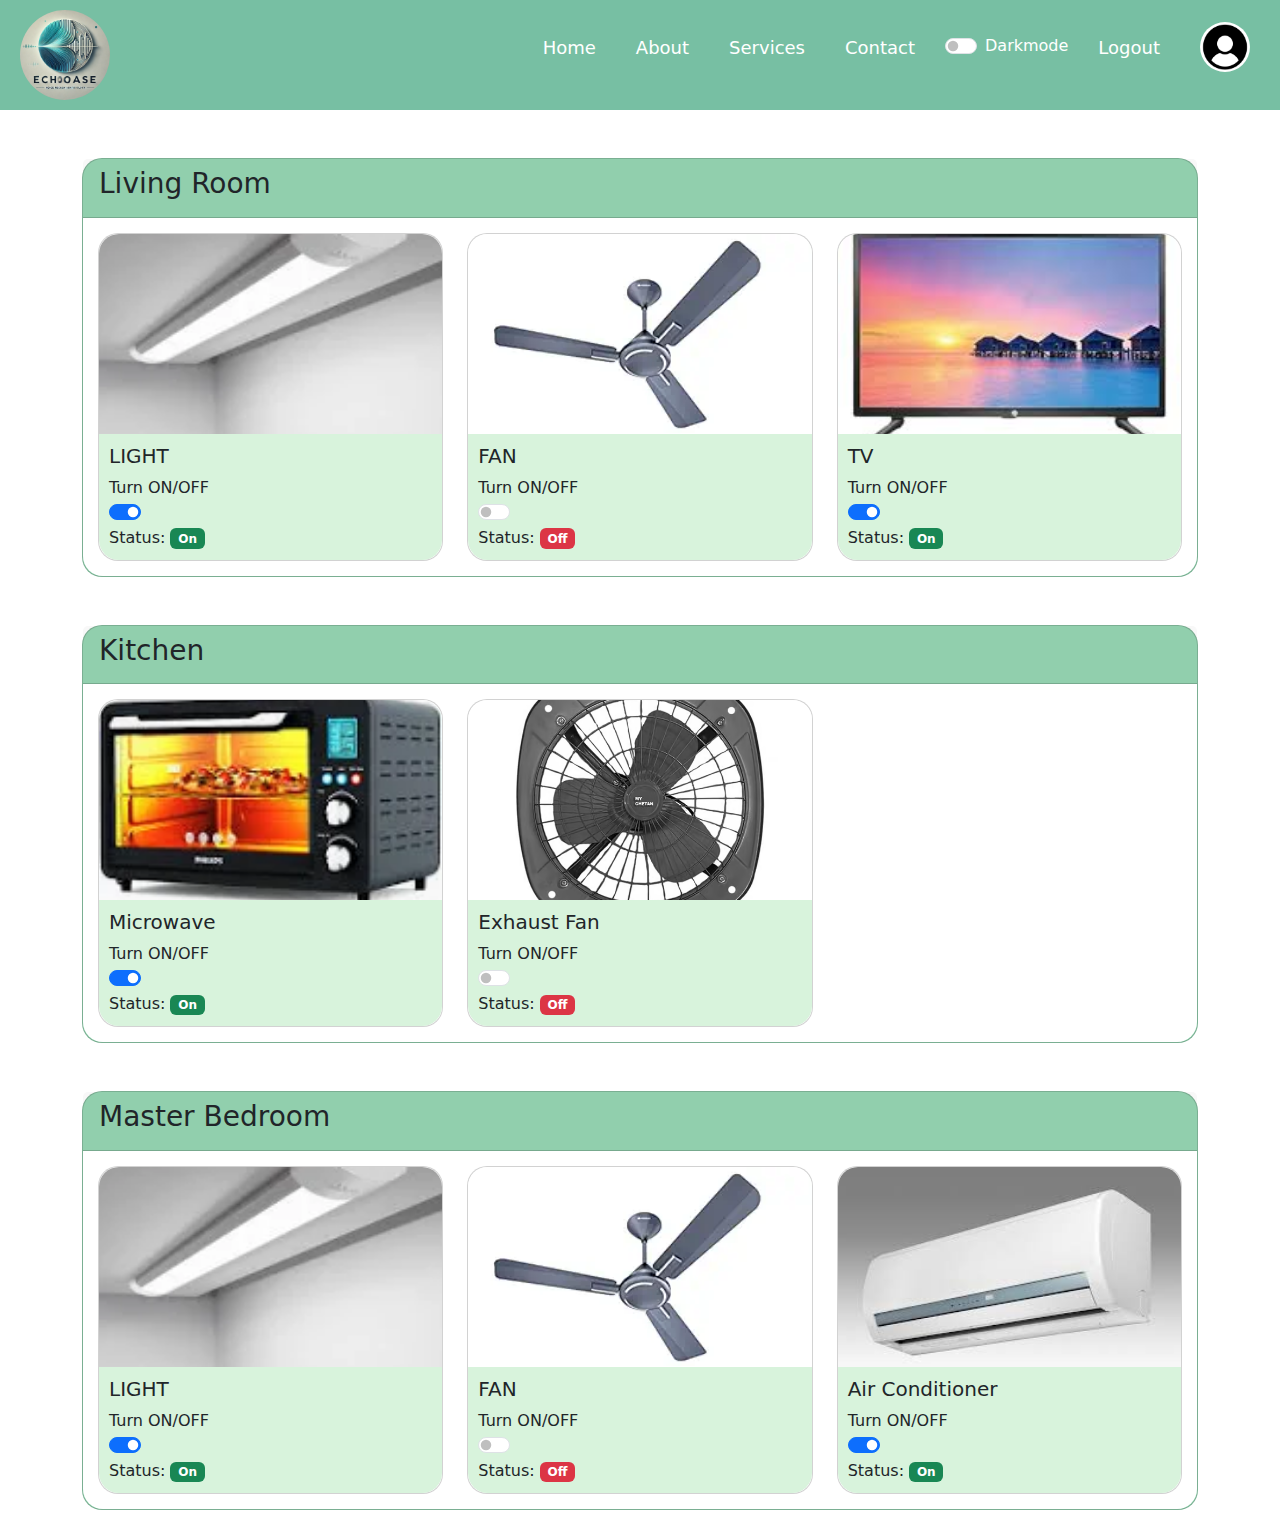
<file: Webpage/dashboard/dashboard.html>
<!DOCTYPE html>
<html lang="en">
<head>
    <meta charset="UTF-8">
    <meta name="viewport" content="width=device-width, initial-scale=1.0">
    <title>Dashboard</title>
    <link href="https://cdn.jsdelivr.net/npm/bootstrap@5.3.3/dist/css/bootstrap.min.css" rel="stylesheet" integrity="sha384-QWTKZyjpPEjISv5WaRU9OFeRpok6YctnYmDr5pNlyT2bRjXh0JMhjY6hW+ALEwIH" crossorigin="anonymous">
    <link rel="stylesheet" href="dashboard.css">
</head>
<body>
    
    <nav class="navbar sticky-top">
        <div class="logo">
            <img src="logo.jpg" alt="">
        </div>
        <div class="nav-links" id="navLinks">
            <ul>
                <li><a href="#">Home</a></li>
                <li><a href="#">About</a></li>
                <li><a href="#">Services</a></li>
                <li><a href="#">Contact</a></li>
                <li>
                    <div class="form-check form-switch">
                        <input class="form-check-input" type="checkbox" id="switch">
                        <label class="form-check-label" for="switch">Darkmode</label>
                    </div>
                </li>
                <li><a href="/login/index.html">Logout</a></li>
                <li><a href=""><img class="user-icon" src="user-icon.png" alt=""></a></li>
            </ul>
        </div>
        <div class="menu-toggle" id="menuToggle" onclick="toggleMenu()">
            &#9776;
        </div>
    </nav>

    <!-- Living Room Section -->
    <div class="container mt-5">
        <div class="card room-card"> <!-- Room section card -->
            <div class="card-header">
                <h3 class="card-title">Living Room</h3>
            </div>
            <div class="card-body room-body"> <!-- Room body -->
                <div class="row">
                    <!-- Appliance Card 1 - Light -->
                    <div class="col-md-4">
                        <div class="card appliance-card"> <!-- Appliance card with hover effect -->
                            <img src="light.webp" class="card-img-top" alt="Light">
                            <div class="card-body appliance-body"> <!-- Appliance body -->
                                <h5 class="card-title">LIGHT</h5>
                                Turn ON/OFF
                                <div class="form-check form-switch">
                                    <input class="form-check-input" type="checkbox" id="lightSwitch" checked>
                                </div>
                                <p class="card-text">Status: <span class="badge bg-success">On</span></p>
                            </div>
                        </div>
                    </div>

                    <!-- Appliance Card 2 - Fan -->
                    <div class="col-md-4">
                        <div class="card appliance-card">
                            <img src="fan.webp" class="card-img-top" alt="Fan">
                            <div class="card-body appliance-body">
                                <h5 class="card-title">FAN</h5>
                                Turn ON/OFF
                                <div class="form-check form-switch">
                                    <input class="form-check-input" type="checkbox" id="fanSwitch">
                                </div>
                                <p class="card-text">Status: <span class="badge bg-danger">Off</span></p>
                            </div>
                        </div>
                    </div>

                    <!-- Appliance Card 3 - TV -->
                    <div class="col-md-4">
                        <div class="card appliance-card">
                            <img src="tv.jpeg.jpg" class="card-img-top" alt="TV">
                            <div class="card-body appliance-body">
                                <h5 class="card-title">TV</h5>
                                Turn ON/OFF
                                <div class="form-check form-switch">
                                    <input class="form-check-input" type="checkbox" id="tvSwitch" checked>
                                </div>
                                <p class="card-text">Status: <span class="badge bg-success">On</span></p>
                            </div>
                        </div>
                    </div>
                </div>
            </div>
        </div>
    </div>

    <!-- Kitchen Section -->
    <div class="container mt-5">
        <div class="card room-card"> <!-- Room section card -->
            <div class="card-header">
                <h3 class="card-title">Kitchen</h3>
            </div>
            <div class="card-body room-body"> <!-- Room body -->
                <div class="row">
                    <!-- Appliance Card 1 - Microwave -->
                    <div class="col-md-4">
                        <div class="card appliance-card">
                            <img src="oven.webp" class="card-img-top" alt="Microwave">
                            <div class="card-body appliance-body">
                                <h5 class="card-title">Microwave</h5>
                                Turn ON/OFF
                                <div class="form-check form-switch">
                                    <input class="form-check-input" type="checkbox" id="microwaveSwitch" checked>
                                </div>
                                <p class="card-text">Status: <span class="badge bg-success">On</span></p>
                            </div>
                        </div>
                    </div>

                    <!-- Appliance Card 2 - Exhaust Fan -->
                    <div class="col-md-4">
                        <div class="card appliance-card">
                            <img src="Exfan.avif" class="card-img-top" alt="Exhaust Fan">
                            <div class="card-body appliance-body">
                                <h5 class="card-title">Exhaust Fan</h5>
                                Turn ON/OFF
                                <div class="form-check form-switch">
                                    <input class="form-check-input" type="checkbox" id="exhaustFanSwitch">
                                </div>
                                <p class="card-text">Status: <span class="badge bg-danger">Off</span></p>
                            </div>
                        </div>
                    </div>
                </div>
            </div>
        </div>
    </div>

    <!-- Master Bedroom Section -->
    <div class="container mt-5">
        <div class="card room-card"> <!-- Room section card -->
            <div class="card-header">
                <h3 class="card-title">Master Bedroom</h3>
            </div>
            <div class="card-body room-body"> <!-- Room body -->
                <div class="row">
                    <!-- Appliance Card 1 - Light -->
                    <div class="col-md-4">
                        <div class="card appliance-card">
                            <img src="light.webp" class="card-img-top" alt="Light">
                            <div class="card-body appliance-body">
                                <h5 class="card-title">LIGHT</h5>
                                Turn ON/OFF
                                <div class="form-check form-switch">
                                    <input class="form-check-input" type="checkbox" id="bedroomLightSwitch" checked>
                                </div>
                                <p class="card-text">Status: <span class="badge bg-success">On</span></p>
                            </div>
                        </div>
                    </div>

                    <!-- Appliance Card 2 - Fan -->
                    <div class="col-md-4">
                        <div class="card appliance-card">
                            <img src="fan.webp" class="card-img-top" alt="Fan">
                            <div class="card-body appliance-body">
                                <h5 class="card-title">FAN</h5>
                                Turn ON/OFF
                                <div class="form-check form-switch">
                                    <input class="form-check-input" type="checkbox" id="bedroomFanSwitch">
                                </div>
                                <p class="card-text">Status: <span class="badge bg-danger">Off</span></p>
                            </div>
                        </div>
                    </div>

                    <!-- Appliance Card 3 - Air Conditioner -->
                    <div class="col-md-4">
                        <div class="card appliance-card">
                            <img src="ac.jpeg.jpg" class="card-img-top" alt="Air Conditioner">
                            <div class="card-body appliance-body">
                                <h5 class="card-title">Air Conditioner</h5>
                                Turn ON/OFF
                                <div class="form-check form-switch">
                                    <input class="form-check-input" type="checkbox" id="acSwitch" checked>
                                </div>
                                <p class="card-text">Status: <span class="badge bg-success">On</span></p>
                            </div>
                        </div>
                    </div>
                </div>
            </div>
        </div>
    </div>

    <script src="dashboard.js"></script>
    <script src="https://cdn.jsdelivr.net/npm/bootstrap@5.3.3/dist/js/bootstrap.bundle.min.js" integrity="sha384-YvpcrYf0tY3lHB60NNkmXc5s9fDVZLESaAA55NDzOxhy9GkcIdslK1eN7N6jIeHz" crossorigin="anonymous"></script>
</body>
</html>
</file>
<file: Webpage/dashboard/dashboard.css>
/* Global styles */
* {
    margin: 0;
    padding: 0;
    box-sizing: border-box;
}

/* Navbar styling */
.navbar {
    background-color: #77bfa3;
    display: flex;
    justify-content: space-between;
    align-items: center;
    padding: 10px 20px;
    position:sticky;
}

.logo img {
    width: 90px;
    height: auto;
    border-radius: 50%;
}

.nav-links ul {
    list-style: none;
    display: flex;
}

.nav-links ul li {
    margin-left: 20px;
    display: flex;
    align-items: center;
    justify-content: center;
}

.nav-links ul li a {
    color: #fff;
    text-decoration: none;
    font-size: 18px;
    padding: 5px 10px;
    transition: background-color 0.3s ease;
}

.nav-links ul li a:hover {
    background-color: #95d5b2;
    border-radius: 5px;
}

.menu-toggle {
    display: none;
    font-size: 30px;
    color: white;
    cursor: pointer;
}

.user-icon {
    border-radius: 50%;
    width: 50px;
    height: 50px;
}

label {
    color: white;
}

/* Room section card */
.room-card {
    background-color: #95d5b2;
    border-radius: 20px;
    margin-bottom: 20px;
    border-radius: 20px;
}

/* Room body */
.room-body {
    
    background-color: #ffffff  !important; /* Light green background for room sections */
    padding: 15px; /* Padding for room body */
    border-bottom-left-radius: inherit;
    border-bottom-right-radius: inherit;
}

/* Appliance cards */
.appliance-card {
    border-radius: 20px;
    transition: box-shadow 0.5s ease-in-out;
}

.appliance-card:hover {
    box-shadow: 8px 8px 20px #a4c3b2; /* Shadow effect on hover */
}

/* Appliance body */
.appliance-body {
    background-color: #d8f3dc; /* Light background for appliance body */
    padding: 10px; /* Padding for appliance body */
    border-bottom-left-radius: inherit;
    border-bottom-right-radius: inherit;
}

/* Common card styling */
.card img {
    border-top-left-radius: inherit;
    border-top-right-radius: inherit;
}

.card-img-top {
    width: 100%;
    height: 200px;
    object-fit: cover; /* Ensures images cover the space and maintain aspect ratio */
}

/* Responsive Navbar */
@media screen and (max-width: 768px) {
    .nav-links {
        display: none;
        flex-direction: column;
        width: 100%;
    }

    .nav-links ul {
        flex-direction: column;
        align-items: center;
    }

    .nav-links ul li {
        margin: 10px 0;
    }

    .menu-toggle {
        display: block;
    }

    .nav-links.show {
        display: flex;
    }
}
</file>
